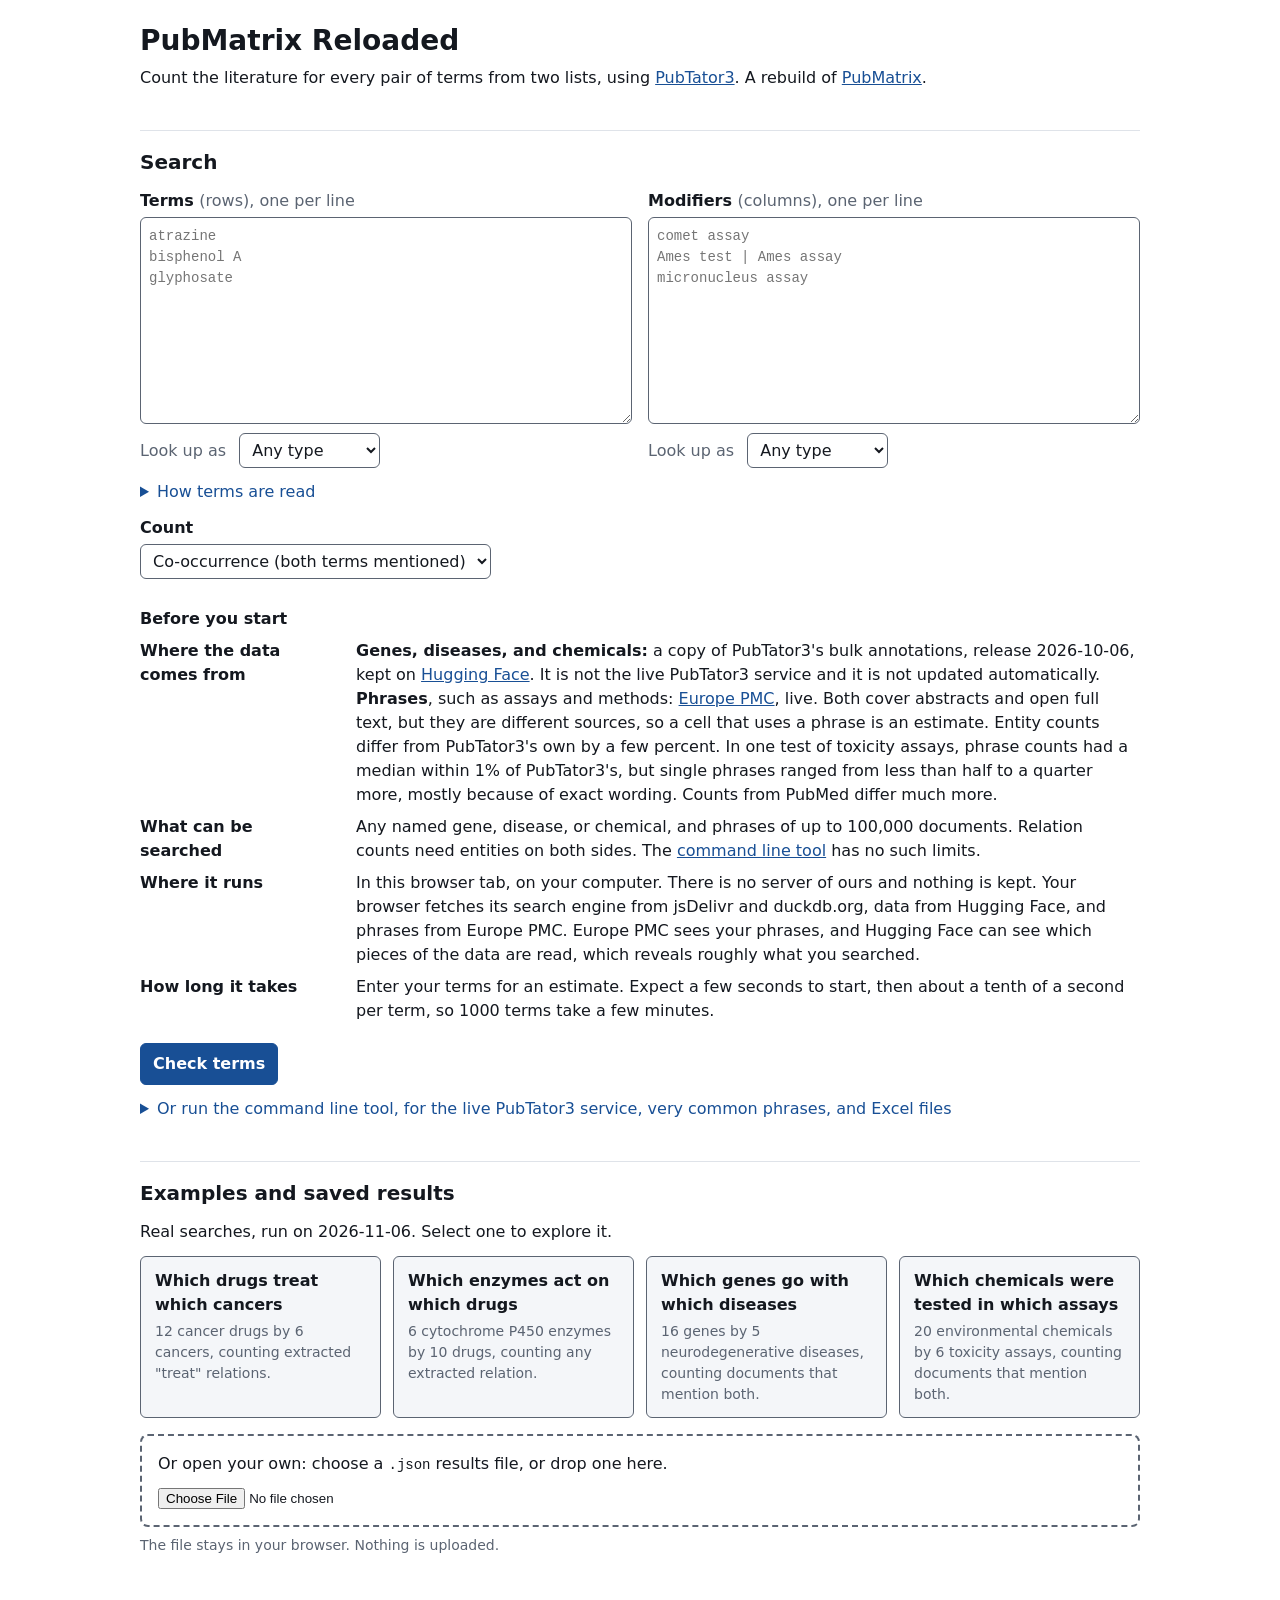
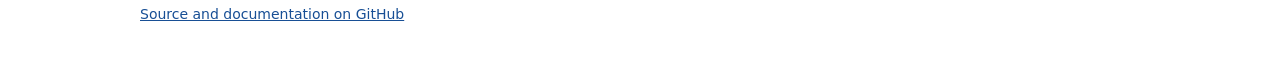
<file: docs/index.html>
<!doctype html>
<html lang="en">
<head>
<meta charset="utf-8">
<meta name="viewport" content="width=device-width, initial-scale=1">
<meta http-equiv="Content-Security-Policy" content="default-src 'none'; script-src 'self' https://cdn.jsdelivr.net 'wasm-unsafe-eval' blob:; worker-src blob:; style-src 'self'; connect-src 'self' https://cdn.jsdelivr.net https://extensions.duckdb.org https://www.ebi.ac.uk https://huggingface.co https://*.huggingface.co https://*.hf.co; base-uri 'none'; form-action 'none'">
<title>PubMatrix Reloaded</title>
<meta name="description" content="Count the literature for every pair of terms from two lists, in your browser, using PubTator3 data.">
<link rel="stylesheet" href="style.css">
<script type="module" src="app.js"></script>
</head>
<body>
<main>
<header>
  <h1>PubMatrix Reloaded</h1>
  <p>Count the literature for every pair of terms from two lists, using
    <a href="https://www.ncbi.nlm.nih.gov/research/pubtator3/">PubTator3</a>.
    A rebuild of <a href="https://pmc.ncbi.nlm.nih.gov/articles/PMC317283/">PubMatrix</a>.</p>
</header>

<section aria-labelledby="search-title">
  <h2 id="search-title">Search</h2>
  <form id="plan">
    <div class="lists">
      <div>
        <label for="terms">Terms <span>(rows), one per line</span></label>
        <textarea id="terms" rows="9" spellcheck="false" placeholder="atrazine&#10;bisphenol A&#10;glyphosate"></textarea>
        <label class="inline" for="terms-type">Look up as</label>
        <select id="terms-type"></select>
      </div>
      <div>
        <label for="modifiers">Modifiers <span>(columns), one per line</span></label>
        <textarea id="modifiers" rows="9" spellcheck="false" placeholder="comet assay&#10;Ames test | Ames assay&#10;micronucleus assay"></textarea>
        <label class="inline" for="modifiers-type">Look up as</label>
        <select id="modifiers-type"></select>
      </div>
    </div>
    <details>
      <summary>How terms are read</summary>
      <table class="plain">
        <tr><td><code>tamoxifen</code></td><td>The entity most often written that way in the literature</td></tr>
        <tr><td><code>comet assay</code></td><td>Not an entity, so a phrase, searched at Europe PMC</td></tr>
        <tr><td><code>"cell line"</code></td><td>Always a phrase, even if it could be an entity</td></tr>
        <tr><td>Any term, with "Look up as" set to phrases only</td><td>A phrase</td></tr>
        <tr><td><code>PFOA | perfluorooctanoic acid</code></td><td>Documents with either</td></tr>
        <tr><td><code>672</code> as a gene, <code>MESH:D001943</code> as a disease or chemical</td><td>That exact ID</td></tr>
      </table>
      <p>Set "Look up as" for a list of one kind. A chemical list needs it: <code>PFOA</code> is also the gene <i>pfoA</i>.
        A list of assays or methods needs "phrases only": otherwise <code>LLNA</code> reads as a disease.</p>
      <p>Europe PMC matches a phrase's exact words, while PubTator3 also matches variants such as plurals. List the
        variants you mean: <code>chromosomal aberration | chromosomal aberrations</code>.</p>
    </details>
    <div class="options">
      <div>
        <label for="relation">Count</label>
        <select id="relation"></select>
      </div>
    </div>
  </form>

  <div class="expect">
    <h3>Before you start</h3>
    <dl>
      <dt>Where the data comes from</dt>
      <dd><b>Genes, diseases, and chemicals:</b> a copy of PubTator3's bulk annotations, release
        <span id="data-release"></span>, kept on <a id="dataset-link" href="#">Hugging Face</a>. It is not the live
        PubTator3 service and it is not updated automatically. <b>Phrases</b>, such as assays and methods:
        <a href="https://europepmc.org/">Europe PMC</a>, live. Both cover abstracts and open full text, but they are
        different sources, so a cell that uses a phrase is an estimate. Entity counts differ from PubTator3's own by a
        few percent. In one test of toxicity assays, phrase counts had a median within 1% of PubTator3's, but single
        phrases ranged from less than half to a quarter more, mostly because of exact wording. Counts from PubMed
        differ much more.</dd>
      <dt>What can be searched</dt>
      <dd>Any named gene, disease, or chemical, and phrases of up to 100,000 documents. Relation counts need
        entities on both sides. The <a href="#command-line">command line tool</a> has no such limits.</dd>
      <dt>Where it runs</dt>
      <dd>In this browser tab, on your computer. There is no server of ours and nothing is kept. Your browser
        fetches its search engine from jsDelivr and duckdb.org, data from Hugging Face, and phrases from Europe PMC.
        Europe PMC sees your phrases, and Hugging Face can see which pieces of the data are read, which reveals
        roughly what you searched.</dd>
      <dt id="time-title">How long it takes</dt>
      <dd id="time-estimate" aria-live="polite"></dd>
    </dl>
  </div>

  <div class="buttons">
    <button type="button" id="check" class="primary">Check terms</button>
  </div>
  <p id="check-status" class="status" role="status"></p>

  <div id="checked" hidden>
    <h3>How your terms were read</h3>
    <p id="check-summary"></p>
    <p class="fine">These readings come from text mining and can be wrong: <code>apoptosis</code> reads as a disease, for
      example, because that is how it was tagged. Follow a link if you are unsure of an entity.</p>
    <div class="scroll tall"><table id="check-table" class="plain"></table></div>
    <div class="callout">
      <p><b id="run-estimate"></b></p>
      <p><b>Keep this tab open until it finishes.</b> Closing or reloading it loses the search, because nothing is
        saved until you download the results. You can use other tabs and windows meanwhile, though browsers may
        slow a tab you are not looking at. Your computer must stay awake and online.</p>
    </div>
    <div class="buttons">
      <button type="button" id="start" class="primary">Start search</button>
    </div>
  </div>

  <div id="running" hidden>
    <h3 id="run-title">Searching</h3>
    <progress id="progress" max="1" value="0"></progress>
    <p id="run-status" class="status" role="status"></p>
    <p><b>Keep this tab open.</b> Stopping keeps what is finished so far. Phrases are fetched first and a cell needs
      its whole phrase, so stopping during that part keeps nothing.</p>
    <div class="buttons">
      <button type="button" id="stop">Stop and keep results so far</button>
    </div>
  </div>
  <p id="search-error" class="error" role="alert" hidden></p>

  <details id="command-line">
    <summary>Or run the command line tool, for the live PubTator3 service, very common phrases, and Excel files</summary>
    <p>The tool searches PubTator3 itself, so it uses one source for everything and has the newest data. It is limited to about
      two requests a second, so large searches take hours. It uses the same lists as above, and the colors chosen
      under Results.</p>
    <div class="options">
      <div>
        <label for="output">Results name</label>
        <input id="output" type="text" value="pubmatrix" spellcheck="false">
      </div>
      <label class="check"><input id="quiet" type="checkbox"> Wait for quiet hours (weekends, 9 PM to 5 AM US Eastern)</label>
    </div>
  <p id="estimate" aria-live="polite"></p>
  <ul id="warnings" class="warnings" aria-live="polite"></ul>
  <ol class="steps">
    <li>
      <span>Download the two lists into one folder.</span>
      <div class="buttons">
        <button type="button" id="save-terms">Download terms.txt</button>
        <button type="button" id="save-modifiers">Download modifiers.txt</button>
      </div>
    </li>
    <li>
      <span>In that folder, run this. It needs <a href="https://docs.astral.sh/uv/">uv</a> and nothing else.</span>
      <div class="command">
        <pre id="command" tabindex="0"></pre>
        <button type="button" id="copy">Copy</button>
      </div>
    </li>
    <li><span>Open the <code>.xlsx</code> it writes, or open the <code>.json</code> <a href="#view-title">on this page</a>.</span></li>
  </ol>
  </details>
</section>

<section aria-labelledby="view-title">
  <h2 id="view-title">Examples and saved results</h2>
  <p>Real searches, run on 2026-11-06. Select one to explore it.</p>
  <div id="examples" class="cards"></div>
  <div id="drop" class="drop">
    <label for="file">Or open your own: choose a <code>.json</code> results file, or drop one here.</label>
    <input id="file" type="file" accept=".json,application/json">
  </div>
  <p class="fine">The file stays in your browser. Nothing is uploaded.</p>
  <p id="load-error" class="error" role="alert" hidden></p>

</section>

<section id="results-section" aria-labelledby="results-title">
  <div id="results" hidden>
    <h2 id="results-title">Results</h2>
    <h3 id="summary" tabindex="-1"></h3>
    <p id="reading" class="callout" hidden></p>
    <p id="partial" class="callout" hidden></p>
    <div class="buttons">
      <button type="button" id="save-json">Download results (.json)</button>
      <button type="button" id="save-csv">Download table (.csv)</button>
    </div>
    <label class="check"><input id="hide-empty" type="checkbox"> Hide terms with no hits</label>
    <div class="scroll"><table id="matrix"></table></div>
    <div class="legend" id="legend"></div>
    <details id="colors">
      <summary>Colors</summary>
      <label for="color-preset">Color scheme</label>
      <select id="color-preset"></select>
      <div class="color-picks">
        <label>Fewest documents <span class="pick"><input type="color" id="color-low" aria-label="Fewest documents, color picker"><input type="text" id="color-low-hex" spellcheck="false" maxlength="7" aria-label="Fewest documents, hex value"></span></label>
        <label>Middle <span class="pick"><input type="color" id="color-middle" aria-label="Middle, color picker"><input type="text" id="color-middle-hex" spellcheck="false" maxlength="7" aria-label="Middle, hex value"></span></label>
        <label>Most documents <span class="pick"><input type="color" id="color-high" aria-label="Most documents, color picker"><input type="text" id="color-high-hex" spellcheck="false" maxlength="7" aria-label="Most documents, hex value"></span></label>
      </div>
      <p class="fine">Type a hex value such as <code>#0d366b</code>, or pick one. The six shades blend from the first color
        through the middle one to the last, and each count is printed in black or white, whichever reads better.
        This browser remembers your choice. It does not change the downloaded .json and .csv files, but the
        <a href="#command-line">command line tool</a> uses it for its Excel and HTML files.</p>
      <p id="color-error" class="error" hidden></p>
    </details>
    <p class="fine">Select a count to open a PubTator3 search for that pair. Select a heading to sort.
      — means no value is known; the reason is in its tooltip. Counts are PubTator3 documents
      (PubMed abstracts and PMC full text), not PubMed hits. For searches run on this page, the link searches
      PubTator3 for the words you typed, so the count there may differ. A cell with a phrase counts documents PubTator3
      tagged with the entity that Europe PMC finds for the phrase.</p>
    <h3>How each term was read</h3>
    <div class="scroll"><table id="terms-read" class="plain"></table></div>
    <h3>How this was made</h3>
    <div class="scroll"><table id="run-info" class="plain"></table></div>
  </div>
</section>

<footer>
  <p><a href="https://github.com/caufieldjh/pubmatrixreloaded">Source and documentation on GitHub</a></p>
</footer>
</main>
</body>
</html>
</file>
<file: docs/style.css>
:root {
  --surface: #ffffff; --raised: #f4f6f9; --ink: #14181f; --muted: #5b6472; --line: #dfe3e9;
  --accent: #184f95; --warn: #8a4b00;
  --h1: #cde2fb; --h2: #9ec5f4; --h3: #6da7ec;
  --h4: #256abf; --h5: #184f95; --h6: #0d366b;
  --ink-low: #14181f; --ink-high: #ffffff;
  color-scheme: light dark;
}
@media (prefers-color-scheme: dark) {
  :root {
    --surface: #16181d; --raised: #20232a; --ink: #e8eaee; --muted: #a0a8b4; --line: #333842;
    --accent: #9ec5f4; --warn: #f0b566;
    --h1: #0d366b; --h2: #184f95; --h3: #256abf;
    --h4: #6da7ec; --h5: #9ec5f4; --h6: #cde2fb;
    --ink-low: #ffffff; --ink-high: #14181f;
  }
}
* { box-sizing: border-box; }
body { margin: 0; padding: 24px 16px 48px; background: var(--surface); color: var(--ink);
  font: 16px/1.5 system-ui, -apple-system, "Segoe UI", sans-serif; }
main { max-width: 1000px; margin: 0 auto; }
h1 { font-size: 28px; line-height: 1.2; margin: 0 0 8px; }
h2 { font-size: 20px; margin: 40px 0 12px; padding-top: 16px; border-top: 1px solid var(--line); }
h3 { font-size: 16px; margin: 28px 0 8px; }
#summary:focus { outline: none; }
p { margin: 8px 0; }
a { color: var(--accent); }
code, pre { font: 14px/1.5 ui-monospace, SFMono-Regular, Menlo, Consolas, monospace; }
label { display: block; font-weight: 600; margin-bottom: 4px; }
label span { font-weight: 400; color: var(--muted); }
label.inline { display: inline-block; margin: 8px 8px 0 0; font-weight: 400; color: var(--muted); }
label.check { display: flex; gap: 8px; align-items: center; font-weight: 400; margin: 8px 0; }
textarea, input[type="text"], select, button {
  font: inherit; color: var(--ink); background: var(--surface);
  border: 1px solid var(--muted); border-radius: 6px; padding: 8px; }
textarea { width: 100%; resize: vertical; font-family: ui-monospace, SFMono-Regular, Menlo, Consolas, monospace; font-size: 14px; }
select { padding: 6px 8px; max-width: 100%; }
button { cursor: pointer; background: var(--raised); padding: 8px 12px; }
button:hover { border-color: var(--accent); }
button:disabled { cursor: not-allowed; opacity: .55; }
:focus-visible { outline: 2px solid var(--accent); outline-offset: 2px; }
.callout { background: var(--raised); border-left: 4px solid var(--accent); padding: 10px 14px; border-radius: 0 6px 6px 0; }
.fine { font-size: 14px; color: var(--muted); }
.error { color: var(--warn); font-weight: 600; }
.lists { display: grid; grid-template-columns: repeat(auto-fit, minmax(260px, 1fr)); gap: 16px; }
details { margin: 12px 0; }
summary { cursor: pointer; color: var(--accent); }
.options { display: flex; flex-wrap: wrap; gap: 16px; align-items: flex-end; margin: 12px 0; }
.options .check { flex-basis: 100%; }
.warnings { margin: 8px 0; padding-left: 20px; color: var(--warn); }
.warnings:empty { display: none; }
.steps { padding-left: 20px; }
.steps li { margin: 14px 0; }
.buttons { display: flex; flex-wrap: wrap; gap: 8px; margin-top: 6px; }
.command { display: flex; gap: 8px; align-items: flex-start; margin-top: 6px; }
.command pre { flex: 1; min-width: 0; margin: 0; padding: 10px 12px; background: var(--raised);
  border-radius: 6px; white-space: pre-wrap; overflow-wrap: anywhere; }
button.primary { background: var(--accent); border-color: var(--accent); color: var(--surface); font-weight: 600; }
.status { color: var(--muted); }
.expect { margin: 20px 0; }
.expect dl { margin: 0; display: grid; grid-template-columns: minmax(0, 200px) minmax(0, 1fr); gap: 8px 16px; }
.expect dt { font-weight: 600; }
.expect dd { margin: 0; }
@media (max-width: 640px) { .expect dl { grid-template-columns: minmax(0, 1fr); gap: 2px; } .expect dd { margin-bottom: 10px; } }
progress { width: 100%; height: 14px; accent-color: var(--accent); }
.scroll.tall { max-height: 320px; overflow-y: auto; }
.found { color: var(--muted); }
.notfound { color: var(--warn); font-weight: 600; }
.cards { display: grid; grid-template-columns: repeat(auto-fit, minmax(220px, 1fr)); gap: 12px; margin: 12px 0 16px; }
.cards button { text-align: left; padding: 12px 14px; display: flex; flex-direction: column; gap: 4px; }
.cards button[aria-pressed="true"] { border-color: var(--accent); box-shadow: inset 0 0 0 1px var(--accent); }
.cards b { font-weight: 600; }
.cards small { color: var(--muted); font-size: 14px; }
.drop { border: 2px dashed var(--muted); border-radius: 8px; padding: 16px; display: flex;
  flex-wrap: wrap; gap: 12px; align-items: center; }
.drop.over { border-color: var(--accent); background: var(--raised); }
.drop label { flex-basis: 100%; font-weight: 400; margin: 0; }
.drop input { max-width: 100%; }
.scroll { overflow-x: auto; margin-top: 12px; }
table { border-collapse: separate; border-spacing: 2px; }
#matrix th { font-weight: 600; text-align: left; vertical-align: bottom; padding: 4px 8px; }
#matrix th small { display: block; font-weight: 400; color: var(--muted); }
#matrix thead button { all: unset; cursor: pointer; display: block; }
#matrix thead button:focus-visible { outline: 2px solid var(--accent); }
#matrix th[aria-sort="descending"] small::after { content: " ↓"; }
#matrix th[aria-sort="ascending"] small::after { content: " ↑"; }
#matrix tbody th { position: sticky; left: 0; background: var(--surface); }
#matrix td { min-width: 72px; padding: 0; text-align: right; font-size: 15px;
  font-variant-numeric: tabular-nums; border-radius: 4px; }
#matrix td a { display: block; padding: 8px 10px; color: inherit; text-decoration: none; }
#matrix td a:hover { text-decoration: underline; }
#matrix td a:focus-visible { outline: 2px solid var(--ink); outline-offset: -2px; }
#matrix td.h0 { color: var(--muted); }
#matrix td.none { padding: 8px 10px; color: var(--muted); cursor: help;
  outline: 1px dashed var(--line); outline-offset: -1px; }
.h1 { background: var(--h1); color: var(--ink-h1, var(--ink-low)); }
.h2 { background: var(--h2); color: var(--ink-h2, var(--ink-low)); }
.h3 { background: var(--h3); color: var(--ink-h3, var(--ink-low)); }
.h4 { background: var(--h4); color: var(--ink-h4, var(--ink-high)); }
.h5 { background: var(--h5); color: var(--ink-h5, var(--ink-high)); }
.h6 { background: var(--h6); color: var(--ink-h6, var(--ink-high)); }
.legend { display: flex; align-items: center; gap: 2px; margin-top: 12px; font-size: 13px; color: var(--muted); }
.legend i { width: 28px; height: 12px; border-radius: 2px; }
.legend span { margin: 0 6px; }
table.plain { border-spacing: 0; width: 100%; font-size: 14px; }
table.plain th, table.plain td { padding: 6px 12px 6px 0; border-bottom: 1px solid var(--line);
  text-align: left; vertical-align: top; overflow-wrap: break-word; }
table.plain code { overflow-wrap: anywhere; }
#terms-read { min-width: 640px; }
#run-info th { white-space: nowrap; }
table.plain .num { text-align: right; font-variant-numeric: tabular-nums; }
footer { margin-top: 48px; font-size: 14px; color: var(--muted); }
.color-picks { display: flex; flex-wrap: wrap; gap: 8px 16px; margin-top: 8px; }
.color-picks label { font-weight: 400; }
.pick { display: flex; gap: 6px; align-items: center; margin-top: 4px; }
.pick input[type="color"] { width: 44px; height: 36px; padding: 2px; }
.pick input[type="text"] { width: 7.5em; font-family: ui-monospace, monospace; }
.pick input[aria-invalid="true"] { border-color: var(--warn); }
</file>
